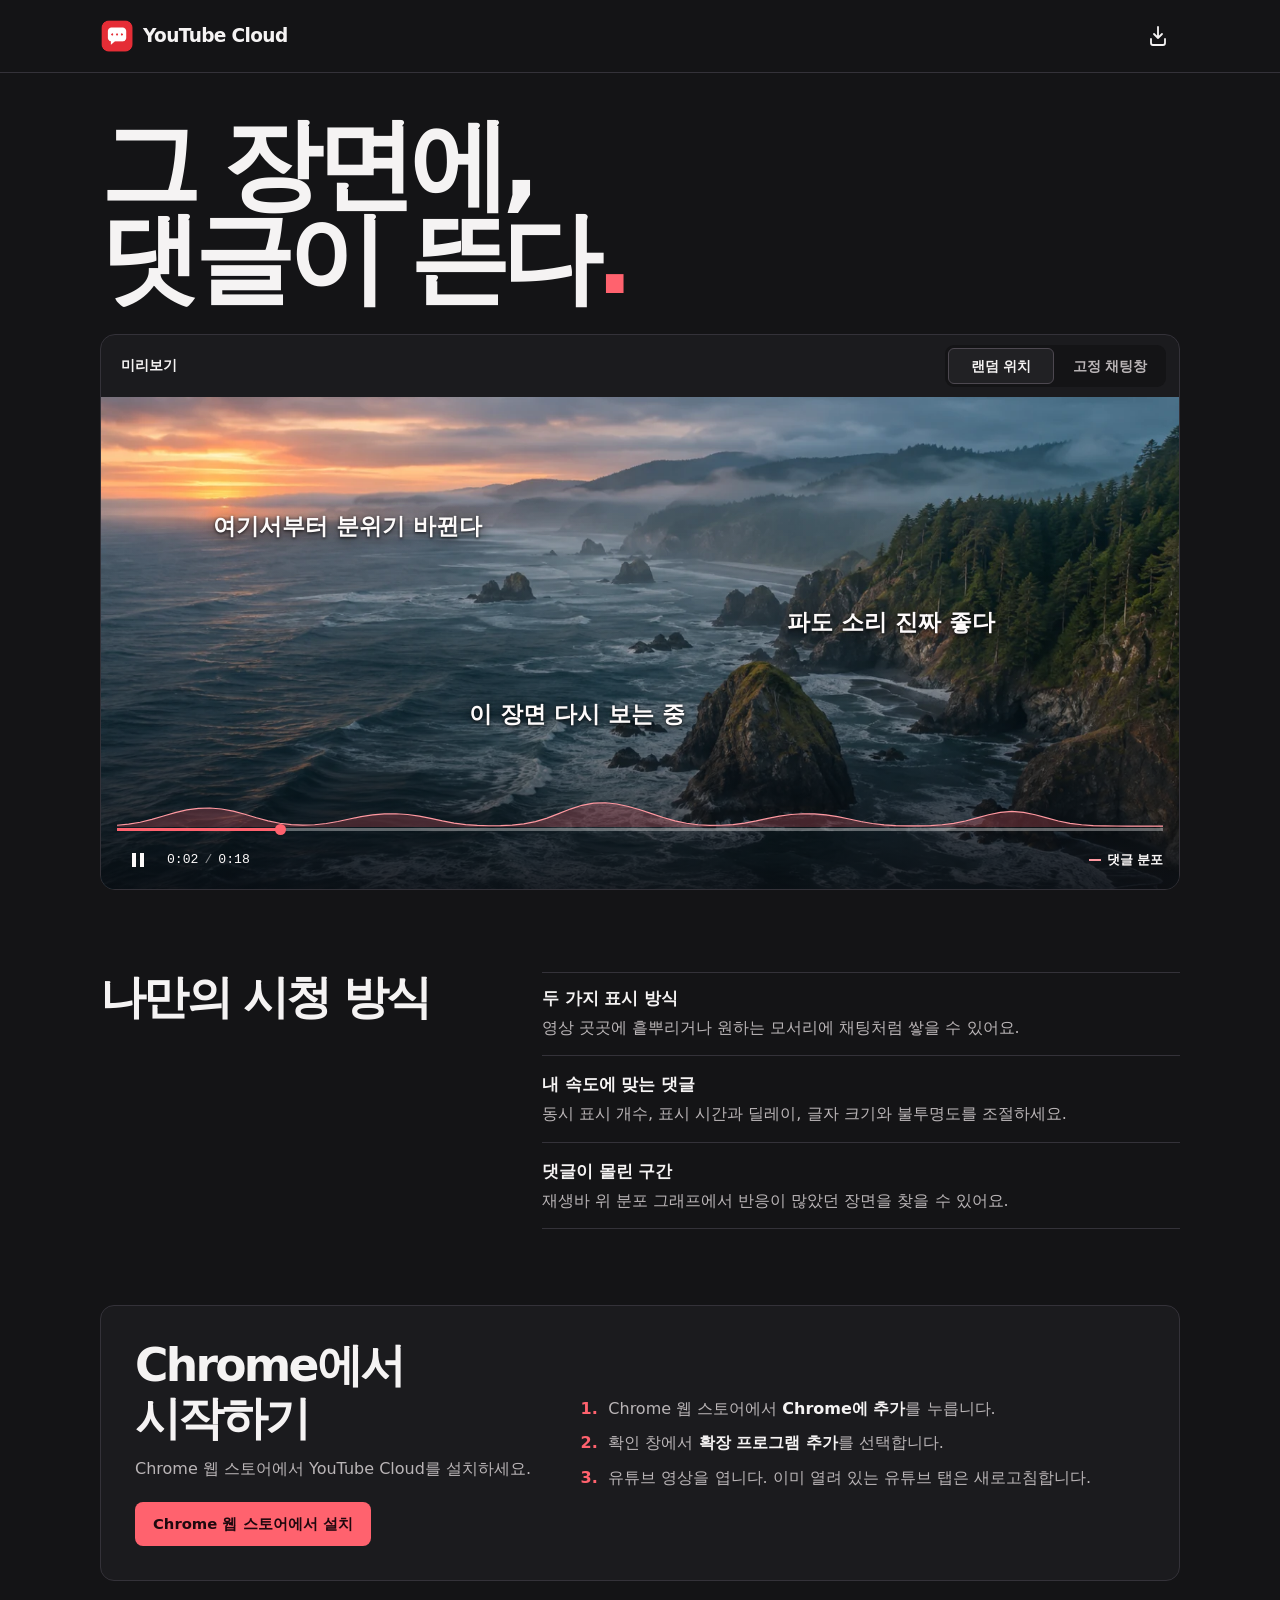
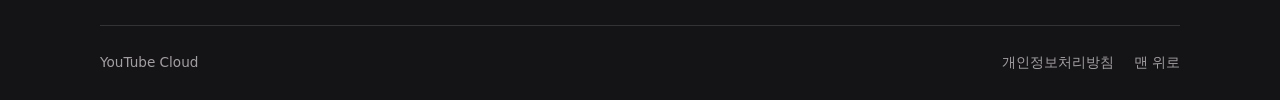
<file: index.html>
<!doctype html>
<html lang="ko">
<head>
  <meta charset="utf-8">
  <meta name="viewport" content="width=device-width, initial-scale=1">
  <meta name="theme-color" content="#141416">
  <meta name="description" content="유튜브 타임스탬프 댓글을 그 장면 위에 띄우는 Chrome 확장 프로그램. 랜덤 위치와 고정 채팅창을 미리 체험해 보세요.">
  <title>YouTube Cloud — 그 장면에, 댓글이 뜬다.</title>
  <link rel="icon" href="assets/cloud.png">
  <link rel="stylesheet" href="tokens.css">
  <link rel="stylesheet" href="styles.css">
  <script defer src="demo.js"></script>
</head>
<body>
  <header class="site-header" id="top">
    <div class="shell header-inner">
      <a class="brand" href="#top" aria-label="YouTube Cloud, 페이지 처음">
        <img src="assets/cloud.png" width="34" height="34" alt="">
        <span>YouTube Cloud</span>
      </a>
      <a class="download-link" href="https://chromewebstore.google.com/detail/youtube-cloud/pmoaabopeljbammhekmolbhbghjpcein" aria-label="Chrome 웹 스토어에서 설치">
        <svg width="24" height="24" viewBox="0 0 24 24" fill="none" stroke="currentColor" stroke-width="1.8" stroke-linecap="round" stroke-linejoin="round" aria-hidden="true" focusable="false">
          <path d="M12 3v11m-4-4 4 4 4-4M5 15v4a2 2 0 0 0 2 2h10a2 2 0 0 0 2-2v-4"/>
        </svg>
      </a>
    </div>
  </header>

  <main>
    <section class="shell hero" aria-labelledby="headline">
      <div class="intro">
        <h1 id="headline">그 장면에,<br>댓글이 뜬다<span>.</span></h1>
      </div>

      <section class="demo" id="preview" aria-labelledby="preview-title">
        <div class="demo-toolbar">
          <h2 class="demo-label" id="preview-title">미리보기</h2>
          <div class="mode-switch" role="group" aria-label="댓글 표시 방식">
            <button type="button" data-demo-mode="scatter" aria-pressed="true">랜덤 위치</button>
            <button type="button" data-demo-mode="chat" aria-pressed="false">고정 채팅창</button>
          </div>
        </div>

        <div class="demo-screen" data-mode="scatter" data-playing="false">
          <img class="demo-scene" src="assets/coast.webp" width="1600" height="900" alt="노을이 지는 해안과 바위섬" fetchpriority="high">
          <div class="demo-scrim"></div>
          <div class="comment-layer" aria-hidden="true">
            <span class="sample-comment sample-static" style="--x: 17%; --y: 24%">여기서부터 분위기 바뀐다</span>
            <span class="sample-comment sample-static" style="--x: 73%; --y: 49%">파도 소리 진짜 좋다</span>
          </div>

          <div class="demo-controls" aria-label="미리보기 재생 컨트롤">
            <div class="scrub-row">
              <svg class="density-graph" viewBox="0 0 720 30" preserveAspectRatio="none" role="img" aria-label="예시 댓글 분포">
                <path class="density-area"></path>
                <path class="density-line" vector-effect="non-scaling-stroke"></path>
              </svg>
              <input id="demo-progress" class="progress" type="range" min="0" max="18" step="0.01" value="1.65" aria-label="미리보기 재생 위치">
            </div>
            <div class="control-row">
              <button type="button" class="play-button" aria-label="미리보기 재생"><span aria-hidden="true"></span></button>
              <span class="timecode" aria-hidden="true"><span id="demo-time">0:01</span><span class="time-divider">/</span>0:18</span>
              <span class="graph-key"><span aria-hidden="true"></span>댓글 분포</span>
            </div>
          </div>
        </div>
      </section>
    </section>

    <section class="shell guide" aria-labelledby="guide-title">
      <div class="guide-heading">
        <h2 id="guide-title">나만의 시청 방식</h2>
      </div>
      <dl class="feature-list">
        <div class="feature" data-reveal>
          <dt>두 가지 표시 방식</dt>
          <dd>영상 곳곳에 흩뿌리거나 원하는 모서리에 채팅처럼 쌓을 수 있어요.</dd>
        </div>
        <div class="feature" data-reveal>
          <dt>내 속도에 맞는 댓글</dt>
          <dd>동시 표시 개수, 표시 시간과 딜레이, 글자 크기와 불투명도를 조절하세요.</dd>
        </div>
        <div class="feature" data-reveal>
          <dt>댓글이 몰린 구간</dt>
          <dd>재생바 위 분포 그래프에서 반응이 많았던 장면을 찾을 수 있어요.</dd>
        </div>
      </dl>
    </section>

    <section class="shell" id="install" aria-labelledby="install-title">
      <div class="install-panel">
        <div class="install-intro">
          <h2 id="install-title">Chrome에서 시작하기</h2>
          <p>Chrome 웹 스토어에서 YouTube Cloud를 설치하세요.</p>
          <a class="button button-accent" href="https://chromewebstore.google.com/detail/youtube-cloud/pmoaabopeljbammhekmolbhbghjpcein">Chrome 웹 스토어에서 설치</a>
        </div>
        <ol class="install-steps">
          <li>Chrome 웹 스토어에서 <strong>Chrome에 추가</strong>를 누릅니다.</li>
          <li>확인 창에서 <strong>확장 프로그램 추가</strong>를 선택합니다.</li>
          <li>유튜브 영상을 엽니다. 이미 열려 있는 유튜브 탭은 새로고침합니다.</li>
        </ol>
      </div>
    </section>
  </main>

  <footer class="shell site-footer">
    <span>YouTube Cloud</span>
    <nav class="footer-links" aria-label="하단 메뉴">
      <a href="privacy.html">개인정보처리방침</a>
      <a href="#top">맨 위로</a>
    </nav>
  </footer>
</body>
</html>
</file>
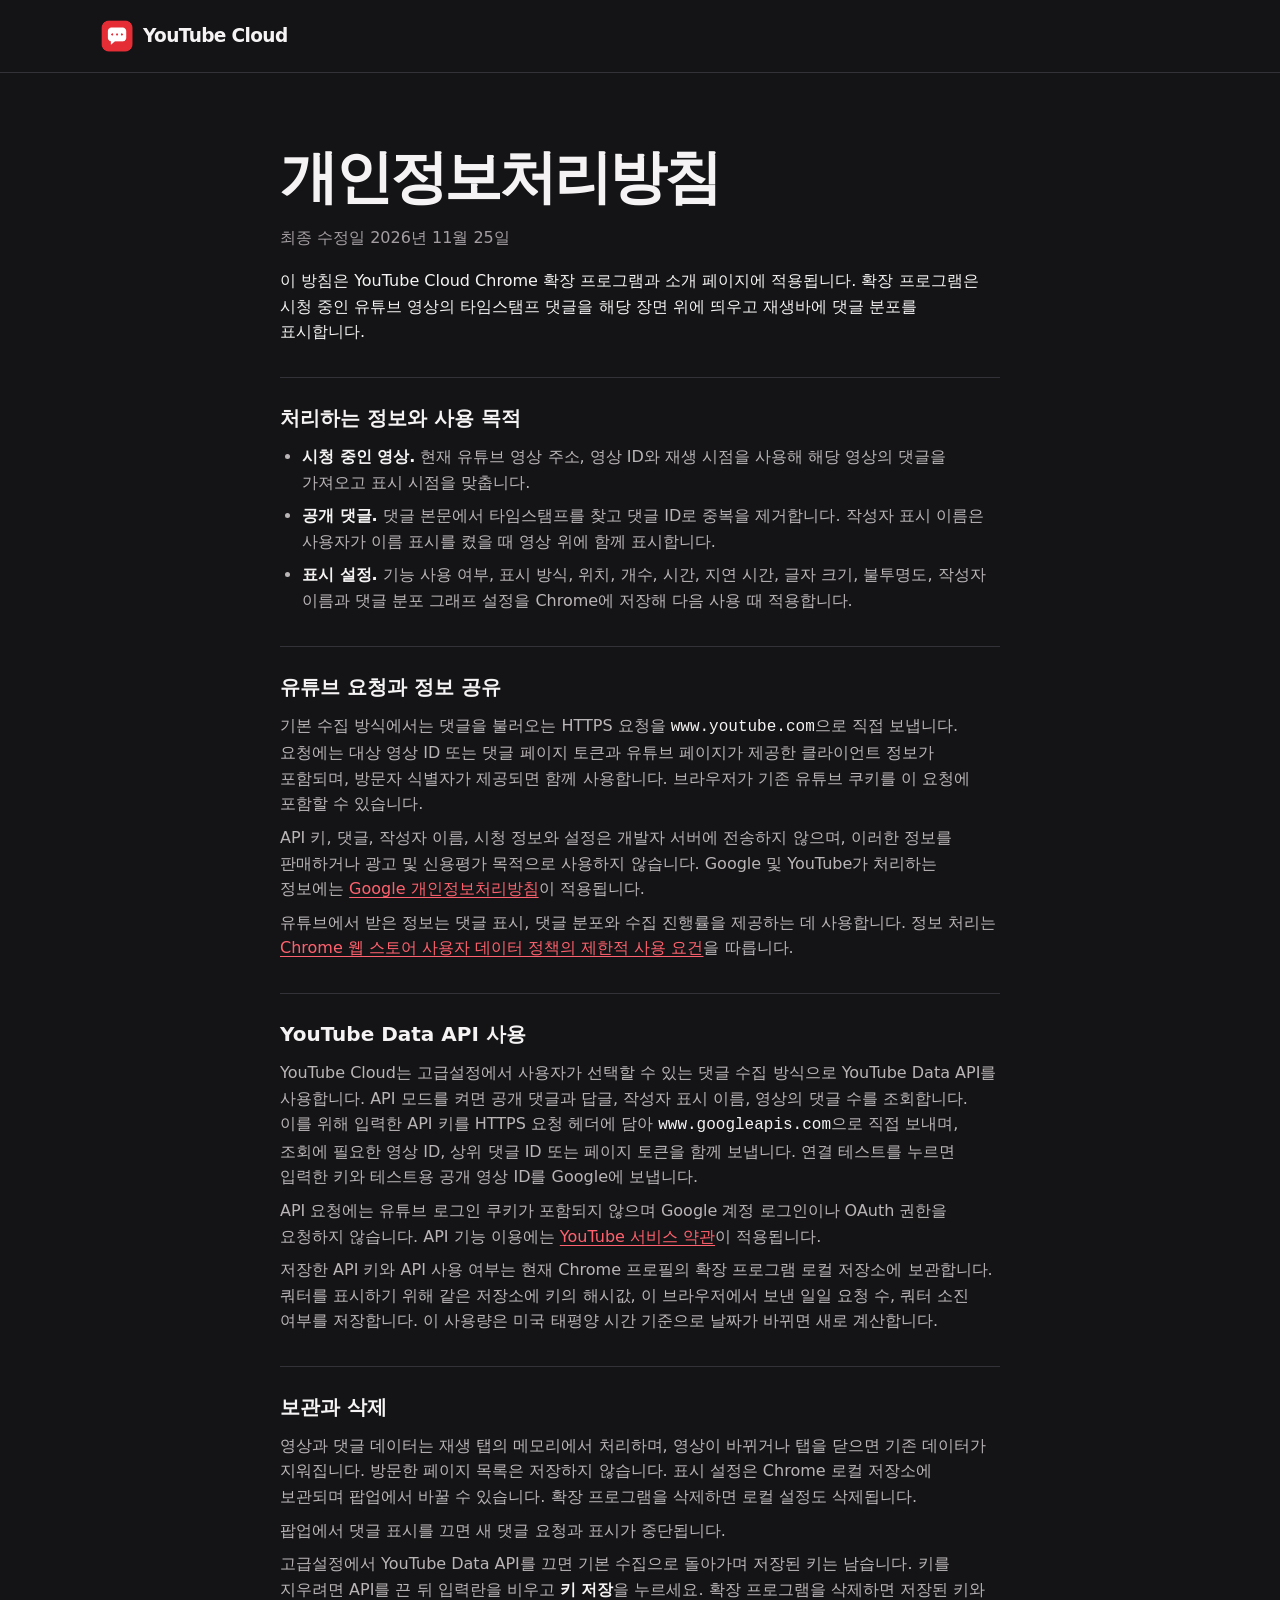
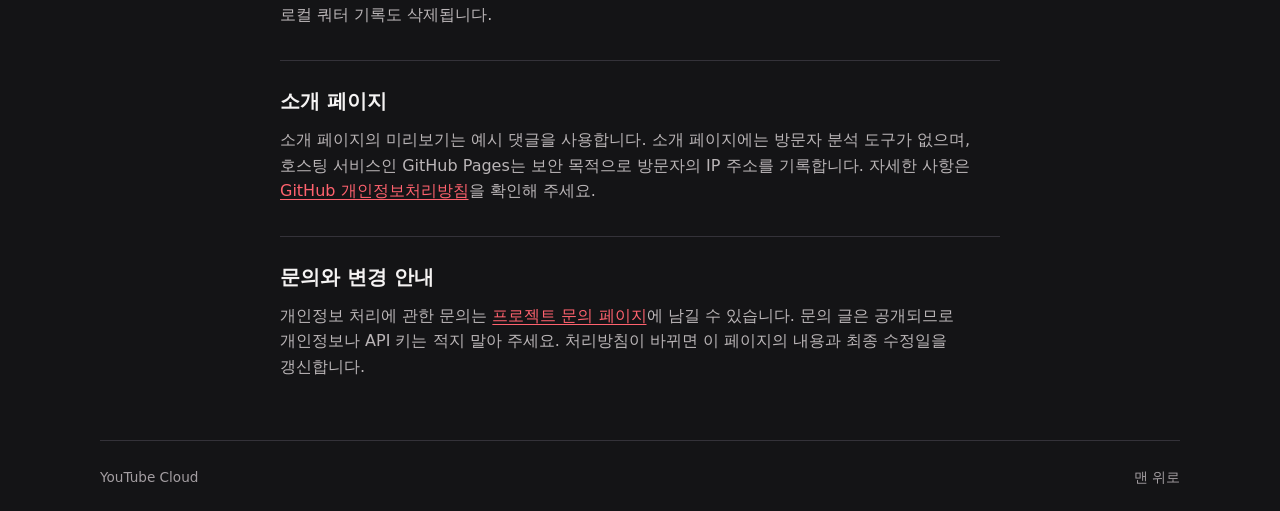
<file: privacy.html>
<!doctype html>
<html lang="ko">
<head>
  <meta charset="utf-8">
  <meta name="viewport" content="width=device-width, initial-scale=1">
  <meta name="theme-color" content="#141416">
  <meta name="description" content="YouTube Cloud 확장 프로그램과 소개 페이지의 개인정보처리방침입니다.">
  <title>개인정보처리방침 — YouTube Cloud</title>
  <link rel="icon" href="assets/cloud.png">
  <link rel="stylesheet" href="tokens.css">
  <link rel="stylesheet" href="styles.css">
</head>
<body>
  <header class="site-header" id="top">
    <div class="shell header-inner">
      <a class="brand" href="./" aria-label="YouTube Cloud 홈">
        <img src="assets/cloud.png" width="34" height="34" alt="">
        <span>YouTube Cloud</span>
      </a>
    </div>
  </header>

  <main class="shell">
    <article class="policy">
      <h1>개인정보처리방침</h1>
      <p class="policy-date">최종 수정일 <time datetime="2026-11-25">2026년 11월 25일</time></p>
      <p class="policy-intro">이 방침은 YouTube Cloud Chrome 확장 프로그램과 소개 페이지에 적용됩니다. 확장 프로그램은 시청 중인 유튜브 영상의 타임스탬프 댓글을 해당 장면 위에 띄우고 재생바에 댓글 분포를 표시합니다.</p>

      <section aria-labelledby="data">
        <h2 id="data">처리하는 정보와 사용 목적</h2>
        <ul>
          <li><strong>시청 중인 영상.</strong> 현재 유튜브 영상 주소, 영상 ID와 재생 시점을 사용해 해당 영상의 댓글을 가져오고 표시 시점을 맞춥니다.</li>
          <li><strong>공개 댓글.</strong> 댓글 본문에서 타임스탬프를 찾고 댓글 ID로 중복을 제거합니다. 작성자 표시 이름은 사용자가 이름 표시를 켰을 때 영상 위에 함께 표시합니다.</li>
          <li><strong>표시 설정.</strong> 기능 사용 여부, 표시 방식, 위치, 개수, 시간, 지연 시간, 글자 크기, 불투명도, 작성자 이름과 댓글 분포 그래프 설정을 Chrome에 저장해 다음 사용 때 적용합니다.</li>
        </ul>
      </section>

      <section aria-labelledby="sharing">
        <h2 id="sharing">유튜브 요청과 정보 공유</h2>
        <p>기본 수집 방식에서는 댓글을 불러오는 HTTPS 요청을 <code>www.youtube.com</code>으로 직접 보냅니다. 요청에는 대상 영상 ID 또는 댓글 페이지 토큰과 유튜브 페이지가 제공한 클라이언트 정보가 포함되며, 방문자 식별자가 제공되면 함께 사용합니다. 브라우저가 기존 유튜브 쿠키를 이 요청에 포함할 수 있습니다.</p>
        <p>API 키, 댓글, 작성자 이름, 시청 정보와 설정은 개발자 서버에 전송하지 않으며, 이러한 정보를 판매하거나 광고 및 신용평가 목적으로 사용하지 않습니다. Google 및 YouTube가 처리하는 정보에는 <a href="https://policies.google.com/privacy?hl=ko">Google 개인정보처리방침</a>이 적용됩니다.</p>
        <p>유튜브에서 받은 정보는 댓글 표시, 댓글 분포와 수집 진행률을 제공하는 데 사용합니다. 정보 처리는 <a href="https://developer.chrome.com/docs/webstore/program-policies/limited-use">Chrome 웹 스토어 사용자 데이터 정책의 제한적 사용 요건</a>을 따릅니다.</p>
      </section>

      <section aria-labelledby="youtube-api">
        <h2 id="youtube-api">YouTube Data API 사용</h2>
        <p>YouTube Cloud는 고급설정에서 사용자가 선택할 수 있는 댓글 수집 방식으로 YouTube Data API를 사용합니다. API 모드를 켜면 공개 댓글과 답글, 작성자 표시 이름, 영상의 댓글 수를 조회합니다. 이를 위해 입력한 API 키를 HTTPS 요청 헤더에 담아 <code>www.googleapis.com</code>으로 직접 보내며, 조회에 필요한 영상 ID, 상위 댓글 ID 또는 페이지 토큰을 함께 보냅니다. 연결 테스트를 누르면 입력한 키와 테스트용 공개 영상 ID를 Google에 보냅니다.</p>
        <p>API 요청에는 유튜브 로그인 쿠키가 포함되지 않으며 Google 계정 로그인이나 OAuth 권한을 요청하지 않습니다. API 기능 이용에는 <a href="https://www.youtube.com/t/terms">YouTube 서비스 약관</a>이 적용됩니다.</p>
        <p>저장한 API 키와 API 사용 여부는 현재 Chrome 프로필의 확장 프로그램 로컬 저장소에 보관합니다. 쿼터를 표시하기 위해 같은 저장소에 키의 해시값, 이 브라우저에서 보낸 일일 요청 수, 쿼터 소진 여부를 저장합니다. 이 사용량은 미국 태평양 시간 기준으로 날짜가 바뀌면 새로 계산합니다.</p>
      </section>

      <section aria-labelledby="retention">
        <h2 id="retention">보관과 삭제</h2>
        <p>영상과 댓글 데이터는 재생 탭의 메모리에서 처리하며, 영상이 바뀌거나 탭을 닫으면 기존 데이터가 지워집니다. 방문한 페이지 목록은 저장하지 않습니다. 표시 설정은 Chrome 로컬 저장소에 보관되며 팝업에서 바꿀 수 있습니다. 확장 프로그램을 삭제하면 로컬 설정도 삭제됩니다.</p>
        <p>팝업에서 댓글 표시를 끄면 새 댓글 요청과 표시가 중단됩니다.</p>
        <p>고급설정에서 YouTube Data API를 끄면 기본 수집으로 돌아가며 저장된 키는 남습니다. 키를 지우려면 API를 끈 뒤 입력란을 비우고 <strong>키 저장</strong>을 누르세요. 확장 프로그램을 삭제하면 저장된 키와 로컬 쿼터 기록도 삭제됩니다.</p>
      </section>

      <section aria-labelledby="website">
        <h2 id="website">소개 페이지</h2>
        <p>소개 페이지의 미리보기는 예시 댓글을 사용합니다. 소개 페이지에는 방문자 분석 도구가 없으며, 호스팅 서비스인 GitHub Pages는 보안 목적으로 방문자의 IP 주소를 기록합니다. 자세한 사항은 <a href="https://docs.github.com/en/site-policy/privacy-policies/github-general-privacy-statement">GitHub 개인정보처리방침</a>을 확인해 주세요.</p>
      </section>

      <section aria-labelledby="contact">
        <h2 id="contact">문의와 변경 안내</h2>
        <p>개인정보 처리에 관한 문의는 <a href="https://github.com/hyuck0221/youtube-cloud-landingpage/issues">프로젝트 문의 페이지</a>에 남길 수 있습니다. 문의 글은 공개되므로 개인정보나 API 키는 적지 말아 주세요. 처리방침이 바뀌면 이 페이지의 내용과 최종 수정일을 갱신합니다.</p>
      </section>
    </article>
  </main>

  <footer class="shell site-footer">
    <span>YouTube Cloud</span>
    <a href="#top">맨 위로</a>
  </footer>
</body>
</html>
</file>
<file: tokens.css>
:root {
  color-scheme: dark;
  --paper: #141416;
  --panel: #1b1b1e;
  --panel-strong: #212124;
  --stage: #17212a;
  --ink: #f5f3f3;
  --muted: #bab5b7;
  --quiet: #a49ea2;
  --line: #343239;
  --line-strong: #4d4850;
  --accent: #ff626e;
  --accent-hover: #ff8b93;
  --accent-ink: #20080e;
  --white: #fff;
  --picture-ink: #fdfafa;
  --picture-shadow: rgb(7 8 10 / 86%);
  --picture-shade: rgb(9 11 16 / 85%);
  --picture-mid: rgb(9 11 16 / 34%);
  --chat-bg: rgb(14 15 19 / 87%);
  --video-line: rgb(255 255 255 / 35%);
  --cover-outline: rgb(255 255 255 / 16%);
  --density-fill: rgb(255 98 110 / 24%);
  --density-stroke: #ff99a1;
  --font: "Pretendard", "Apple SD Gothic Neo", "Noto Sans KR", "Malgun Gothic", system-ui, sans-serif;
  --font-brand: "Avenir Next", "Segoe UI", system-ui, sans-serif;
  --font-mono: ui-monospace, SFMono-Regular, Consolas, monospace;
  --ease: cubic-bezier(.2, .7, .3, 1);
}
</file>
<file: styles.css>
/* Hallmark · atmospheric / Midnight · Workbench · N9 / Ft2 · warm red
 * pre-emit critique: P5 H5 E4 S5 R5 V4
 */
* { box-sizing: border-box; }

html { scroll-behavior: smooth; }

body {
  margin: 0;
  background: var(--paper);
  color: var(--ink);
  font: 1rem/1.6 var(--font);
  word-break: keep-all;
}

h1, h2, p, dl, dd { margin: 0; }
a { color: inherit; text-decoration: none; }
button, input { font: inherit; }
button { color: inherit; }
button, a, input[type="range"] { -webkit-tap-highlight-color: transparent; }
:focus-visible { outline: 2px solid var(--accent); outline-offset: 4px; }

.shell {
  width: min(1080px, calc(100% - 88px));
  margin-inline: auto;
}

.site-header { border-bottom: 1px solid var(--line); }

.header-inner {
  display: flex;
  align-items: center;
  justify-content: space-between;
  min-height: 72px;
  gap: 16px;
}

.brand {
  display: inline-flex;
  align-items: center;
  gap: 9px;
  font: 700 1.16rem/1 var(--font-brand);
  letter-spacing: -.035em;
  white-space: nowrap;
}

.brand img { flex: none; display: block; }

.download-link {
  display: grid;
  width: 44px;
  height: 44px;
  place-items: center;
  transition: color .18s var(--ease);
}

.download-link:hover { color: var(--accent); }

.button {
  display: inline-flex;
  min-height: 44px;
  align-items: center;
  justify-content: center;
  gap: 9px;
  padding: 9px 17px;
  border: 1px solid transparent;
  border-radius: 8px;
  font-size: .925rem;
  line-height: 1.2;
  font-weight: 750;
  white-space: nowrap;
  transition: background .18s var(--ease), border-color .18s var(--ease), transform .18s var(--ease);
}

.button:active { transform: scale(.97); }
.button-accent { color: var(--accent-ink); background: var(--accent); }
.button-accent:hover { background: var(--accent-hover); }

.intro { padding-block: 45px 28px; }

.intro h1 {
  font-size: clamp(3.15rem, 8.4vw, 6.25rem);
  line-height: .94;
  font-weight: 900;
  letter-spacing: -.065em;
}

.intro h1 span { color: var(--accent); }

.demo {
  scroll-margin-block-start: 22px;
  border: 1px solid var(--line);
  overflow: hidden;
  border-radius: 15px;
  background: var(--panel);
}

.demo-toolbar {
  display: flex;
  align-items: center;
  justify-content: space-between;
  gap: 12px;
  min-height: 62px;
  padding: 8px 13px 8px 20px;
}

.demo-label {
  font-size: .9rem;
  font-weight: 750;
  white-space: nowrap;
}

.mode-switch {
  position: relative;
  display: flex;
  gap: 3px;
  padding: 3px;
  border-radius: 9px;
  background: var(--paper);
}

.mode-switch button {
  min-height: 36px;
  min-width: 106px;
  padding: 4px 10px;
  border: 1px solid transparent;
  border-radius: 6px;
  background: transparent;
  color: var(--muted);
  font-size: .875rem;
  line-height: 1.15;
  font-weight: 650;
  white-space: nowrap;
  cursor: pointer;
  transition: background .2s var(--ease), color .2s var(--ease), border-color .2s var(--ease);
}

.mode-switch button:hover { color: var(--ink); }
.mode-switch button[aria-pressed="true"] {
  color: var(--ink);
  background: var(--panel-strong);
  border-color: var(--line-strong);
}

.demo-screen {
  position: relative;
  isolation: isolate;
  overflow: hidden;
  aspect-ratio: 16 / 7.3;
  min-height: 280px;
  background: var(--stage);
}

.demo-scene, .demo-scrim, .comment-layer { position: absolute; inset: 0; }
.demo-scene {
  width: 100%;
  height: 100%;
  object-fit: cover;
  object-position: center 48%;
  transform: var(--scene-transform, none);
}

.demo-scrim {
  pointer-events: none;
  background: linear-gradient(180deg, transparent 20%, var(--picture-mid) 67%, var(--picture-shade) 100%);
}

.comment-layer {
  inset: 18px 16px 91px;
  pointer-events: none;
  color: var(--picture-ink);
  font-size: clamp(.82rem, 2vw, 1.45rem);
  line-height: 1.35;
  font-weight: 800;
}

.sample-comment {
  position: absolute;
  top: var(--y);
  left: var(--x);
  translate: -50% -50%;
  width: max-content;
  max-width: min(56%, calc(2 * var(--x)), calc(2 * (100% - var(--x))));
  text-align: center;
  overflow-wrap: anywhere;
  text-shadow: 0 1px 3px var(--picture-shadow), 0 2px 14px var(--picture-shadow);
}

.demo-screen[data-mode="chat"] .comment-layer {
  display: flex;
  align-items: end;
  justify-content: end;
  flex-direction: column;
  gap: 5px;
}

.demo-screen[data-mode="chat"] .sample-comment {
  position: static;
  translate: none;
  max-width: 90%;
  padding: 5px 11px;
  border: 1px solid var(--cover-outline);
  border-radius: 6px;
  background: var(--chat-bg);
  font-size: .85em;
  text-align: start;
  text-shadow: none;
}

.demo-controls {
  position: absolute;
  inset: auto 16px 8px;
  color: var(--picture-ink);
}

.scrub-row { position: relative; }
.density-graph {
  position: absolute;
  bottom: calc(50% + 3px);
  left: 0;
  width: 100%;
  height: 28px;
  pointer-events: none;
  transition: opacity .18s var(--ease), transform .18s var(--ease);
}

.density-area { fill: var(--density-fill); }
.density-line { fill: none; stroke: var(--density-stroke); stroke-width: 1.15px; }

.progress {
  appearance: none;
  display: block;
  width: 100%;
  height: 18px;
  margin: 0;
  border: 0;
  border-radius: 2px;
  background: transparent;
  cursor: pointer;
}

.progress::-webkit-slider-runnable-track {
  height: 3px;
  border-radius: inherit;
  background: linear-gradient(to right, var(--accent) var(--progress, 9.17%), var(--video-line) var(--progress, 9.17%));
}

.progress::-webkit-slider-thumb {
  appearance: none;
  width: 11px;
  height: 11px;
  margin-top: -4px;
  border-radius: 50%;
  background: var(--accent);
  transition: transform .16s var(--ease);
}

.progress:hover::-webkit-slider-thumb, .progress:focus-visible::-webkit-slider-thumb { transform: scale(1.27); }
.progress::-moz-range-track { height: 3px; background: var(--video-line); }
.progress::-moz-range-progress { height: 3px; background: var(--accent); }
.progress::-moz-range-thumb { width: 11px; height: 11px; border: 0; background: var(--accent); }

.control-row { display: flex; align-items: center; gap: 8px; }
.play-button {
  display: grid;
  place-items: center;
  width: 42px;
  height: 42px;
  padding: 0;
  border: 0;
  border-radius: 7px;
  background: transparent;
  cursor: pointer;
}

.play-button:hover { background: var(--cover-outline); }
.play-button > span {
  width: 0;
  height: 0;
  margin-left: 3px;
  border-block: 7px solid transparent;
  border-inline-start: 10px solid currentColor;
}

.demo-screen[data-playing="true"] .play-button > span {
  width: 12px;
  height: 14px;
  margin: 0;
  border: 0;
  border-inline: 4px solid currentColor;
}

.timecode { font: .82rem/1 var(--font-mono); font-variant-numeric: tabular-nums; }
.time-divider { margin: 0 6px; opacity: .55; }

.graph-key {
  display: flex;
  align-items: center;
  gap: 6px;
  margin-left: auto;
  font-size: .8rem;
  font-weight: 650;
}

.graph-key > span { width: 12px; border-top: 2px solid var(--density-stroke); }

.guide {
  display: grid;
  grid-template-columns: minmax(230px, .85fr) 1.35fr;
  align-items: start;
  gap: 40px;
  padding-block: 82px 76px;
}

.guide h2, .install-panel h2 {
  font-size: clamp(1.8rem, 3.8vw, 2.85rem);
  line-height: 1.16;
  font-weight: 850;
  letter-spacing: -.06em;
}

.install-intro p { margin-top: 10px; color: var(--muted); }
.feature { padding-block: 15px; border-top: 1px solid var(--line); }
.feature:first-child { padding-top: 12px; }
.feature:last-child { border-bottom: 1px solid var(--line); }
.feature dt { font-weight: 800; font-size: 1.05rem; }
.feature dd { margin-top: 3px; color: var(--muted); }

#install { scroll-margin-top: 25px; }
.install-panel {
  display: grid;
  grid-template-columns: minmax(245px, .8fr) 1.12fr;
  gap: 42px;
  padding: 34px;
  border: 1px solid var(--line);
  border-radius: 14px;
  background: var(--panel);
}

.install-intro .button { margin-top: 20px; }
.install-steps { align-self: center; margin: 0; padding-inline-start: 23px; }
.install-steps li { padding-inline-start: 5px; color: var(--muted); }
.install-steps li + li { margin-top: 9px; }
.install-steps li::marker { color: var(--accent); font-weight: 800; }
.install-steps strong { color: var(--ink); }
.site-footer {
  display: flex;
  justify-content: space-between;
  align-items: center;
  gap: 12px;
  margin-top: 44px;
  padding-block: 15px;
  border-top: 1px solid var(--line);
  color: var(--quiet);
  font-size: .85rem;
}

.site-footer a { min-height: 44px; display: inline-grid; place-items: center; }
.site-footer a:hover { color: var(--ink); }
.footer-links { display: flex; flex-wrap: wrap; justify-content: flex-end; gap: 0 20px; }

.policy {
  max-width: 720px;
  margin-inline: auto;
  padding-block: clamp(40px, 6vw, 72px) 16px;
}

.policy h1 {
  margin-bottom: 14px;
  font-size: clamp(2rem, 5.6vw, 3.6rem);
  line-height: 1.14;
  letter-spacing: -.055em;
}

.policy-date { color: var(--quiet); }
.policy-intro { margin-top: 18px; }
.policy section { margin-top: 32px; padding-top: 24px; border-top: 1px solid var(--line); }
.policy h2 { margin-bottom: 10px; font-size: 1.25rem; }
.policy section p, .policy li { color: var(--muted); }
.policy section p + p, .policy li + li { margin-top: 8px; }
.policy ul { margin: 0; padding-inline-start: 22px; }
.policy strong, .policy code { color: var(--ink); }
.policy a { color: var(--accent); text-decoration: underline; text-underline-offset: 3px; }
.policy a:hover { color: var(--accent-hover); }

@media (max-width: 820px) {
  .shell { width: calc(100% - 48px); }
  .intro { padding-block: 48px 30px; }
  .intro h1 { font-size: clamp(3.05rem, 9vw, 5.2rem); }
  .guide { gap: 28px; padding-block: 65px 60px; }
  .install-panel { gap: 22px; padding: 24px; }
}

@media (max-width: 580px) {
  .shell { width: calc(100% - 32px); }
  .header-inner { min-height: 64px; }
  .brand { font-size: 1.05rem; gap: 5px; }
  .brand img { width: 30px; height: 30px; }
  .intro { padding-block: 34px 25px; }
  .intro h1 { font-size: clamp(3.1rem, 12vw, 4.75rem); }
  .demo-toolbar { min-height: 54px; padding: 5px 5px 5px 10px; gap: 6px; }
  .demo-label { font-size: .875rem; }
  .mode-switch { gap: 1px; padding: 2px; }
  .mode-switch button { min-width: unset; min-height: 44px; padding-inline: 6px; font-size: .875rem; }
  .demo-screen { aspect-ratio: 4 / 3; min-height: 234px; }
  .demo-scene { object-position: 56% center; }
  .demo-controls { inset: auto 10px 5px; }
  .comment-layer { inset: 13px 10px 78px; font-size: max(.83rem, 3.4vw); }
  .density-graph { height: 21px; }
  .guide, .install-panel { grid-template-columns: 1fr; }
  .guide { gap: 23px; padding-block: 44px; }
  .install-panel { gap: 24px; padding: 21px; }
  .site-footer { margin-top: 25px; }
}

@media (prefers-reduced-motion: no-preference) {
  .intro { animation: arrive .45s var(--ease) both; }
  .demo { animation: arrive .55s .06s var(--ease) both; }
  .feature.is-revealing { animation: arrive .45s var(--ease) both; }
}

@keyframes arrive {
  from { opacity: .45; transform: translateY(7px); }
  to { opacity: 1; transform: translateY(0); }
}

@media (prefers-reduced-motion: reduce) {
  *, *::before, *::after { scroll-behavior: auto !important; transition: none !important; }
  .demo-scene { transform: none; }
}
</file>
